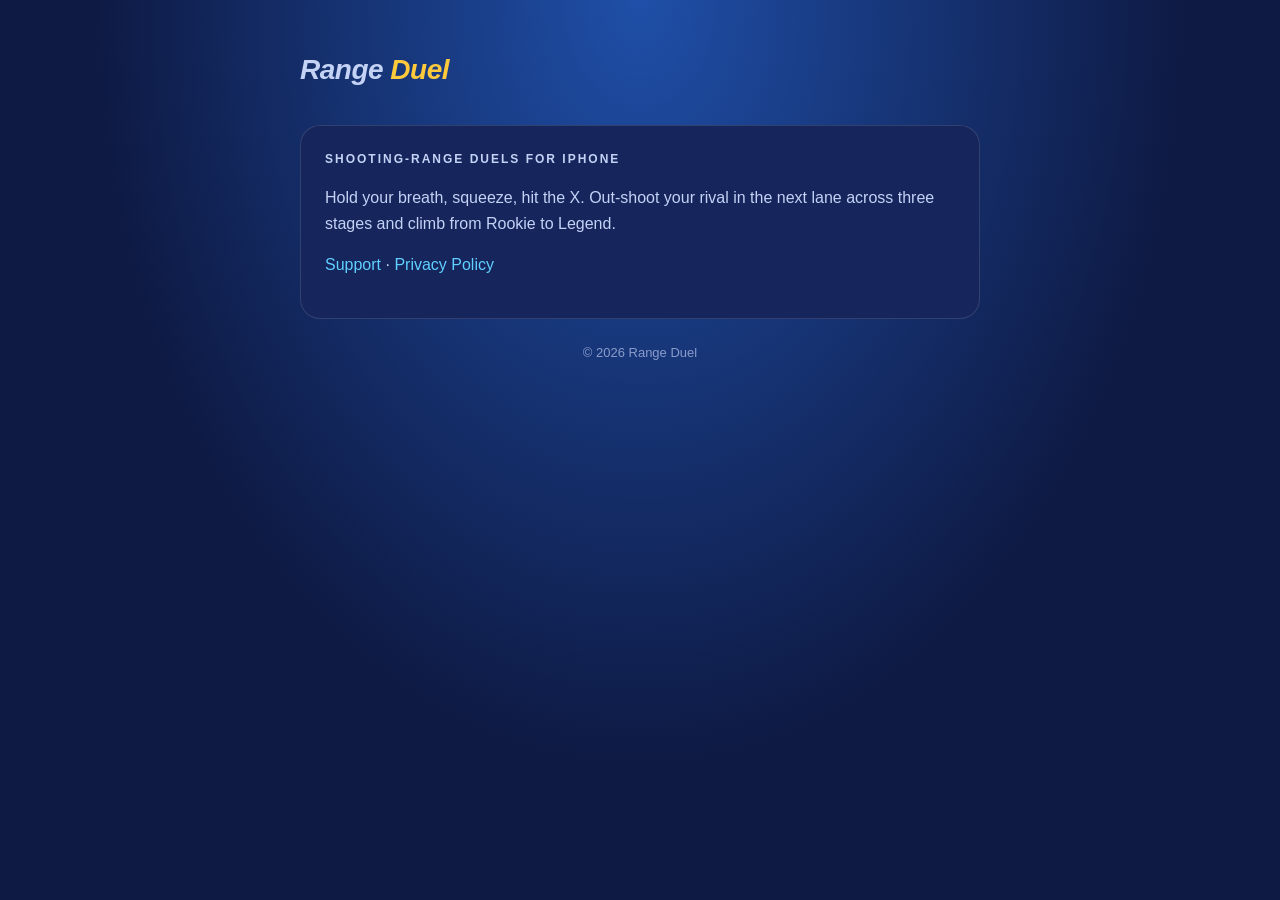
<file: index.html>
<!doctype html>
<html lang="en">
<head>
  <meta charset="utf-8">
  <meta name="viewport" content="width=device-width, initial-scale=1">
  <title>Range Duel</title>
  <link rel="stylesheet" href="style.css">
</head>
<body>
<main>
  <header>
    <p class="brand">Range <span>Duel</span></p>
  </header>
  <section>
    <p class="overline">Shooting-range duels for iPhone</p>
    <p>Hold your breath, squeeze, hit the X. Out-shoot your rival in the next lane across three stages and climb from Rookie to Legend.</p>
    <p><a href="support.html">Support</a> · <a href="privacy.html">Privacy Policy</a></p>
  </section>
  <footer>© 2026 Range Duel</footer>
</main>
</body>
</html>
</file>
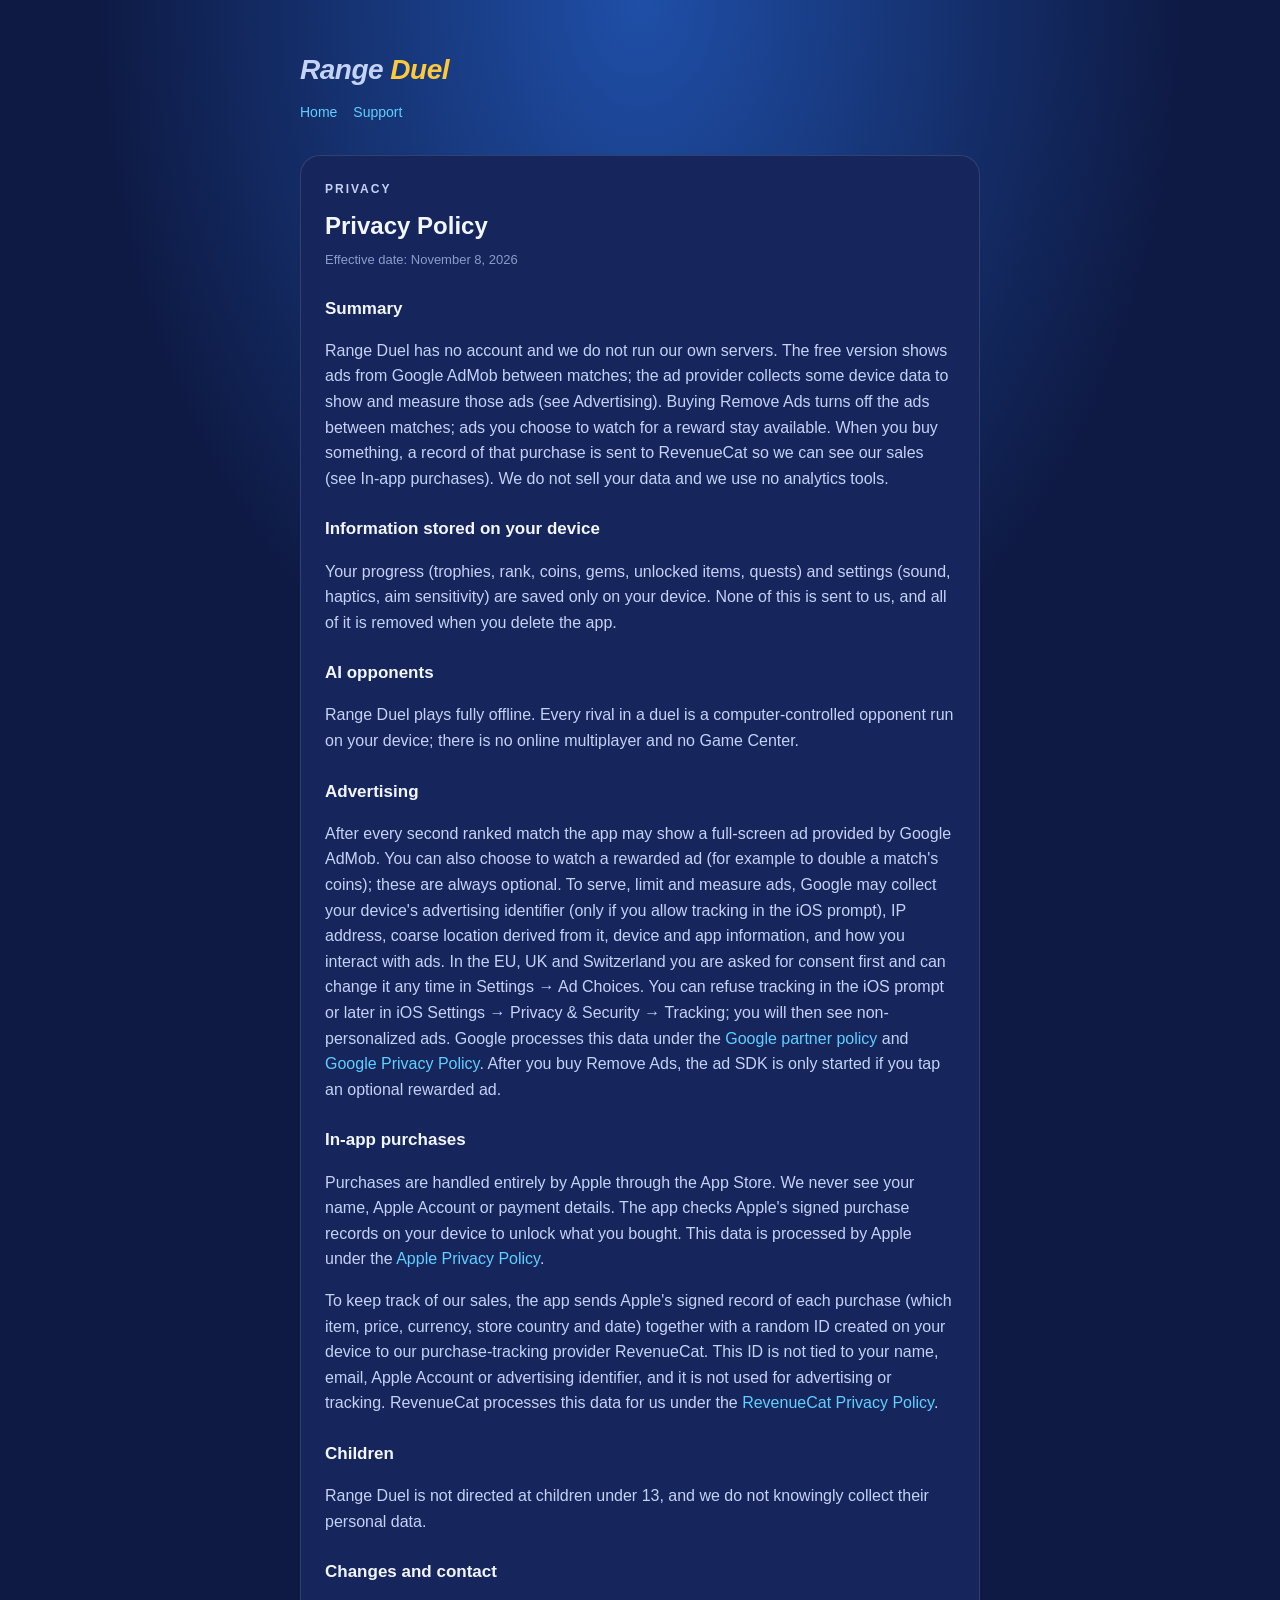
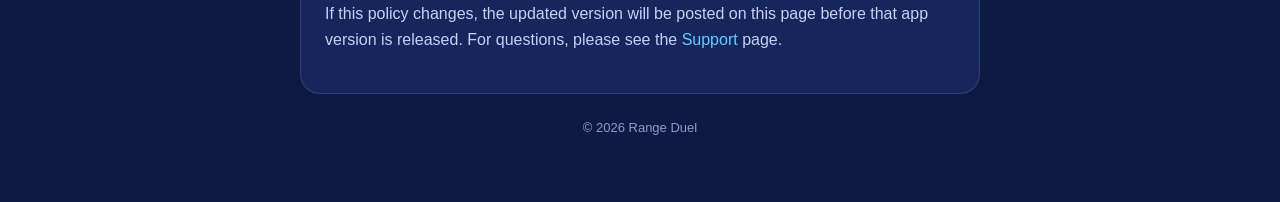
<file: privacy.html>
<!doctype html>
<html lang="en">
<head>
  <meta charset="utf-8">
  <meta name="viewport" content="width=device-width, initial-scale=1">
  <title>Range Duel — Privacy Policy</title>
  <link rel="stylesheet" href="style.css">
</head>
<body>
<main>
  <header>
    <p class="brand">Range <span>Duel</span></p>
    <nav><a href="index.html">Home</a><a href="support.html">Support</a></nav>
  </header>

  <section>
    <p class="overline">Privacy</p>
    <h1>Privacy Policy</h1>
    <p class="updated">Effective date: November 8, 2026</p>

    <h2>Summary</h2>
    <p>Range Duel has no account and we do not run our own servers. The free version shows ads from Google AdMob between matches; the ad provider collects some device data to show and measure those ads (see Advertising). Buying Remove Ads turns off the ads between matches; ads you choose to watch for a reward stay available. When you buy something, a record of that purchase is sent to RevenueCat so we can see our sales (see In-app purchases). We do not sell your data and we use no analytics tools.</p>

    <h2>Information stored on your device</h2>
    <p>Your progress (trophies, rank, coins, gems, unlocked items, quests) and settings (sound, haptics, aim sensitivity) are saved only on your device. None of this is sent to us, and all of it is removed when you delete the app.</p>

    <h2>AI opponents</h2>
    <p>Range Duel plays fully offline. Every rival in a duel is a computer-controlled opponent run on your device; there is no online multiplayer and no Game Center.</p>

    <h2>Advertising</h2>
    <p>After every second ranked match the app may show a full-screen ad provided by Google AdMob. You can also choose to watch a rewarded ad (for example to double a match's coins); these are always optional. To serve, limit and measure ads, Google may collect your device's advertising identifier (only if you allow tracking in the iOS prompt), IP address, coarse location derived from it, device and app information, and how you interact with ads. In the EU, UK and Switzerland you are asked for consent first and can change it any time in Settings → Ad Choices. You can refuse tracking in the iOS prompt or later in iOS Settings → Privacy &amp; Security → Tracking; you will then see non-personalized ads. Google processes this data under the <a href="https://policies.google.com/technologies/partner-sites">Google partner policy</a> and <a href="https://policies.google.com/privacy">Google Privacy Policy</a>. After you buy Remove Ads, the ad SDK is only started if you tap an optional rewarded ad.</p>

    <h2>In-app purchases</h2>
    <p>Purchases are handled entirely by Apple through the App Store. We never see your name, Apple Account or payment details. The app checks Apple's signed purchase records on your device to unlock what you bought. This data is processed by Apple under the <a href="https://www.apple.com/legal/privacy/">Apple Privacy Policy</a>.</p>
    <p>To keep track of our sales, the app sends Apple's signed record of each purchase (which item, price, currency, store country and date) together with a random ID created on your device to our purchase-tracking provider RevenueCat. This ID is not tied to your name, email, Apple Account or advertising identifier, and it is not used for advertising or tracking. RevenueCat processes this data for us under the <a href="https://www.revenuecat.com/privacy">RevenueCat Privacy Policy</a>.</p>

    <h2>Children</h2>
    <p>Range Duel is not directed at children under 13, and we do not knowingly collect their personal data.</p>

    <h2>Changes and contact</h2>
    <p>If this policy changes, the updated version will be posted on this page before that app version is released. For questions, please see the <a href="support.html">Support</a> page.</p>
  </section>

  <footer>© 2026 Range Duel</footer>
</main>
</body>
</html>
</file>
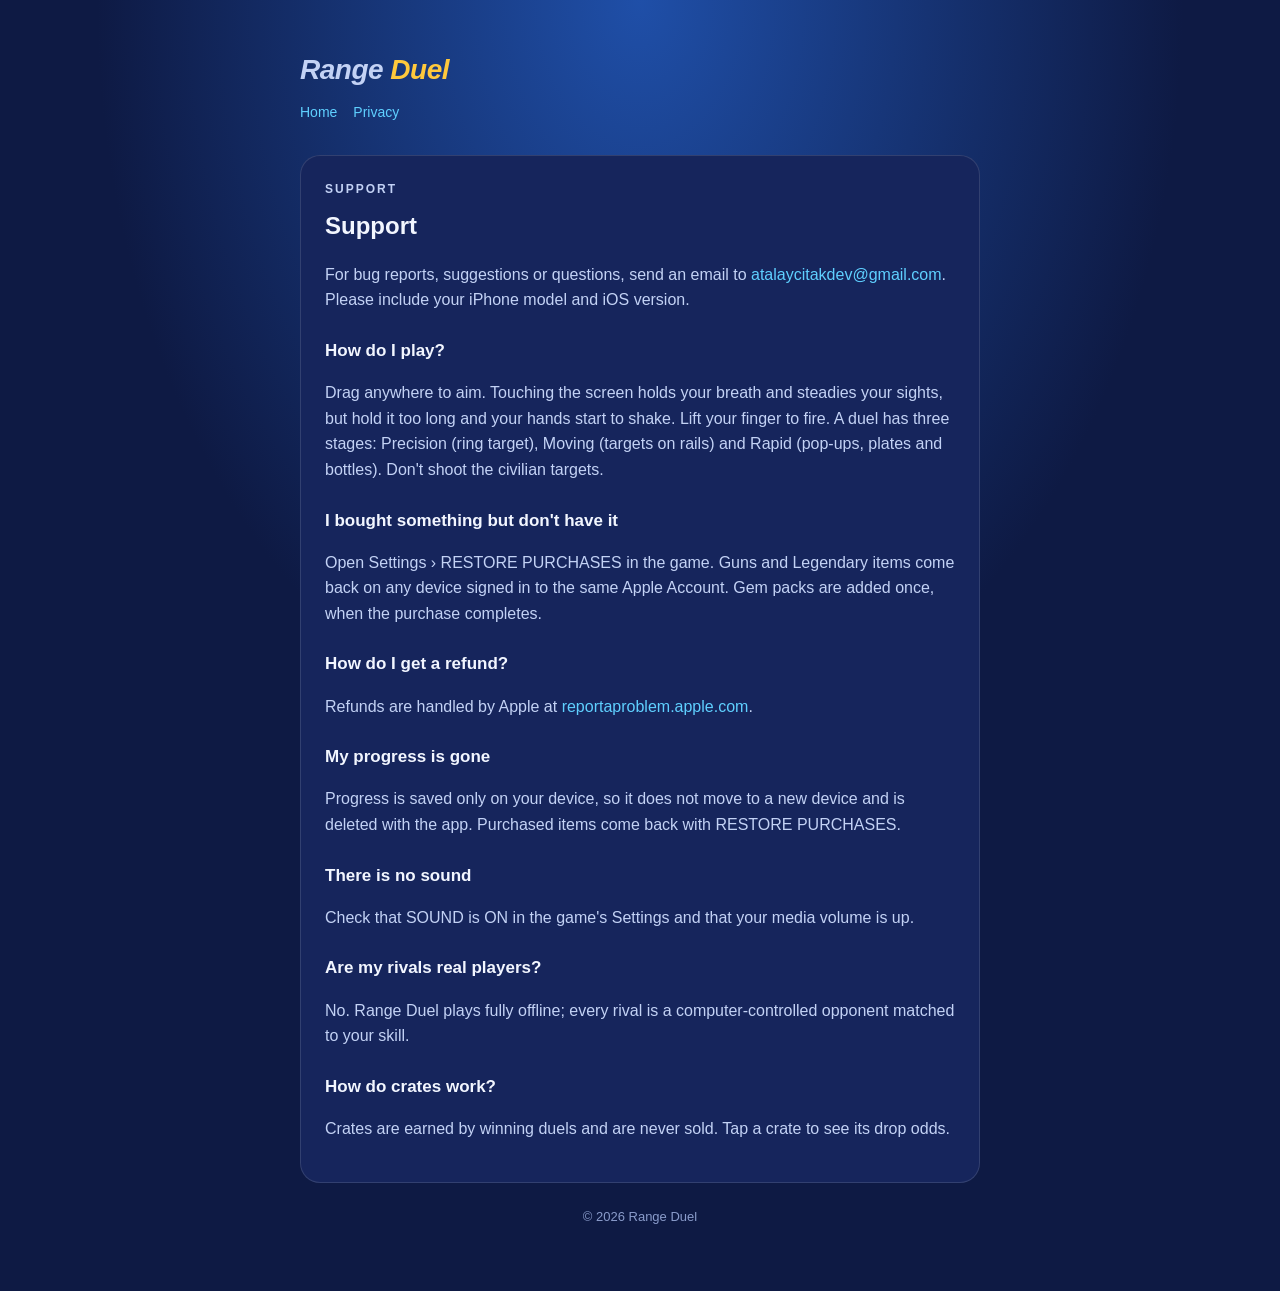
<file: support.html>
<!doctype html>
<html lang="en">
<head>
  <meta charset="utf-8">
  <meta name="viewport" content="width=device-width, initial-scale=1">
  <title>Range Duel — Support</title>
  <link rel="stylesheet" href="style.css">
</head>
<body>
<main>
  <header>
    <p class="brand">Range <span>Duel</span></p>
    <nav><a href="index.html">Home</a><a href="privacy.html">Privacy</a></nav>
  </header>

  <section>
    <p class="overline">Support</p>
    <h1>Support</h1>
    <p>For bug reports, suggestions or questions, send an email to <a href="mailto:atalaycitakdev@gmail.com?subject=Range%20Duel">atalaycitakdev@gmail.com</a>. Please include your iPhone model and iOS version.</p>

    <h2>How do I play?</h2>
    <p>Drag anywhere to aim. Touching the screen holds your breath and steadies your sights, but hold it too long and your hands start to shake. Lift your finger to fire. A duel has three stages: Precision (ring target), Moving (targets on rails) and Rapid (pop-ups, plates and bottles). Don't shoot the civilian targets.</p>

    <h2>I bought something but don't have it</h2>
    <p>Open Settings › RESTORE PURCHASES in the game. Guns and Legendary items come back on any device signed in to the same Apple Account. Gem packs are added once, when the purchase completes.</p>

    <h2>How do I get a refund?</h2>
    <p>Refunds are handled by Apple at <a href="https://reportaproblem.apple.com">reportaproblem.apple.com</a>.</p>

    <h2>My progress is gone</h2>
    <p>Progress is saved only on your device, so it does not move to a new device and is deleted with the app. Purchased items come back with RESTORE PURCHASES.</p>

    <h2>There is no sound</h2>
    <p>Check that SOUND is ON in the game's Settings and that your media volume is up.</p>

    <h2>Are my rivals real players?</h2>
    <p>No. Range Duel plays fully offline; every rival is a computer-controlled opponent matched to your skill.</p>

    <h2>How do crates work?</h2>
    <p>Crates are earned by winning duels and are never sold. Tap a crate to see its drop odds.</p>
  </section>

  <footer>© 2026 Range Duel</footer>
</main>
</body>
</html>
</file>
<file: style.css>
:root {
  --bg: #0E1A44;
  --panel: #16255C;
  --gold: #FFC93C;
  --sky: #5FD0FF;
  --text: #F2F6FF;
  --text-2: #C3D2F5;
  --muted: #8A9CCB;
  --stroke: rgba(255, 255, 255, 0.12);
}
* { box-sizing: border-box; }
body {
  margin: 0;
  background: radial-gradient(ellipse at top, #1F4FA8 0%, var(--bg) 60%) fixed, var(--bg);
  color: var(--text);
  font: 16px/1.6 -apple-system, BlinkMacSystemFont, "Segoe UI", Roboto, sans-serif;
}
main { max-width: 720px; margin: 0 auto; padding: 48px 20px 64px; }
header { margin-bottom: 32px; }
.brand { font-weight: 900; font-style: italic; font-size: 28px; letter-spacing: -0.5px; margin: 0; }
.brand span { color: var(--gold); }
nav { margin-top: 8px; font-size: 14px; }
nav a { margin-right: 16px; }
section {
  background: var(--panel);
  border: 1px solid var(--stroke);
  border-radius: 20px;
  padding: 24px;
  margin-bottom: 24px;
}
.overline {
  font-size: 12px; font-weight: 700; letter-spacing: 2px; text-transform: uppercase;
  color: var(--text-2); margin: 0 0 8px;
}
h1 { font-size: 24px; margin: 0 0 4px; }
h2 { font-size: 17px; margin: 24px 0 4px; }
p, li { color: var(--text-2); }
ul { padding-left: 20px; }
.updated { color: var(--muted); font-size: 13px; margin-top: 0; }
a { color: var(--sky); text-decoration: none; }
a:hover { text-decoration: underline; }
footer { color: var(--muted); font-size: 13px; text-align: center; }
</file>
